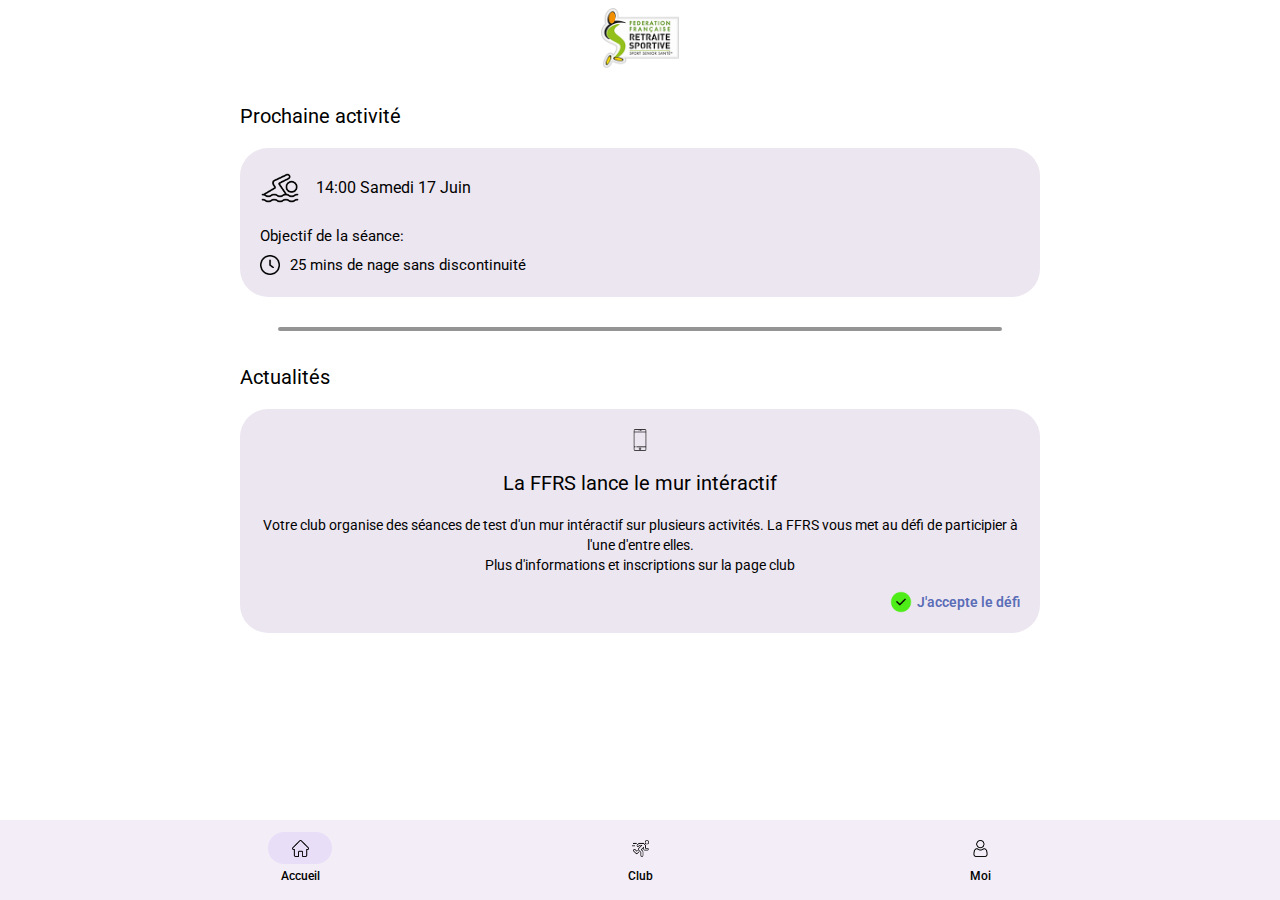
<file: index.html>
<!DOCTYPE html>
<html lang="fr">

<head>
    <meta charset="UTF-8">
    <meta http-equiv="X-UA-Compatible" content="IE=edge">
    <meta name="viewport" content="width=device-width, initial-scale=1.0">

    <link rel="preconnect" href="https://fonts.googleapis.com">
    <link rel="preconnect" href="https://fonts.gstatic.com" crossorigin>
    <link href="https://fonts.googleapis.com/css2?family=Roboto&display=swap" rel="stylesheet">

    <link rel="stylesheet" type="text/css" href="css/stylesheet.css">
    <link rel="stylesheet" type="text/css" href="css/navbar.css">
    <link rel="stylesheet" type="text/css" href="css/home.css">

    <link rel="shortcut icon" href="assets/logo.png" type="image/x-icon">

    <link rel="manifest" href="/manifest.json">

    
    <script src="cancel-web-behavior.js" defer></script>

    <title>FFRS</title>
</head>

<body>
    <header>
        <a class="logo" href="index.html">
            <img src="assets/ffrs.png" alt="Logo Fédération Française Retraite Sportive">
        </a>
    </header>

    <main>
        <h3 class="section-title">Prochaine activité</h3>

        <div class="card next-activity">
            <div class="headline">
                <img src="assets/swimming.png" alt="Randonnée">


                <div class="date">
                    <label class="hour">14:00</label>

                    <label class="day">Samedi 17 Juin</label>
                </div>
            </div>


            <div class="objectif">
                <label>Objectif de la séance:</label>

                <div>
                    <img src="assets/clock.png" alt="Durée">
                    <label>25 mins de nage sans discontinuité</label>
                </div>
            </div>
        </div>

        <div class="horizontal-line"></div>

        <h3 class="section-title">Actualités</h3>

        <div class="card actu">
            <img class="head-icon" src="assets/phone.png">

            <h4 class="actu-title">La FFRS lance le mur intéractif</h4>

            <p class="actu-description">Votre club organise des séances de test d'un mur intéractif sur plusieurs
                activités. La FFRS vous met au
                défi de participier à l'une d'entre elles.<br>Plus d'informations et inscriptions sur la page club</p>

            <div class="sign-up">
                <img src="assets/check.png" alt="Accepter">
                <a href="club.html">J'accepte le défi</a>
            </div>
        </div>
    </main>

    <footer class="navigation-bar">
        <a class="nav-item selected" id="nav-home" href="index.html">
            <div>
                <div class="icon-container">
                    <img src="assets/home.png" alt="Accueil">
                </div>
                <h3>Accueil</h3>
            </div>
        </a>

        <a class="nav-item" id="nav-club" href="club.html">

            <div>
                <div class="icon-container">
                    <img src="assets/run.png" alt="Club">
                </div>
                <h3>Club</h3>
            </div>
        </a>

        <a class="nav-item" id="nav-account" href="perso.html">
            <div>
                <div class="icon-container">
                    <img src="assets/user.png" alt="Compte">
                </div>
                <h3>Moi</h3>
            </div>
        </a>
    </footer>

    <script>
        if ('serviceWorker' in navigator) {
            // IF HAVING PROBLEMS WITH APP NOT TAKING CHANGES
            caches.keys().then(function(cacheNames) {
                cacheNames.forEach(function(cacheName) {
                    caches.delete(cacheName);
                });
            });
            navigator.serviceWorker.register('/sw.js', { scope: '/' });
        }
    </script>
</body>

</html>
</file>
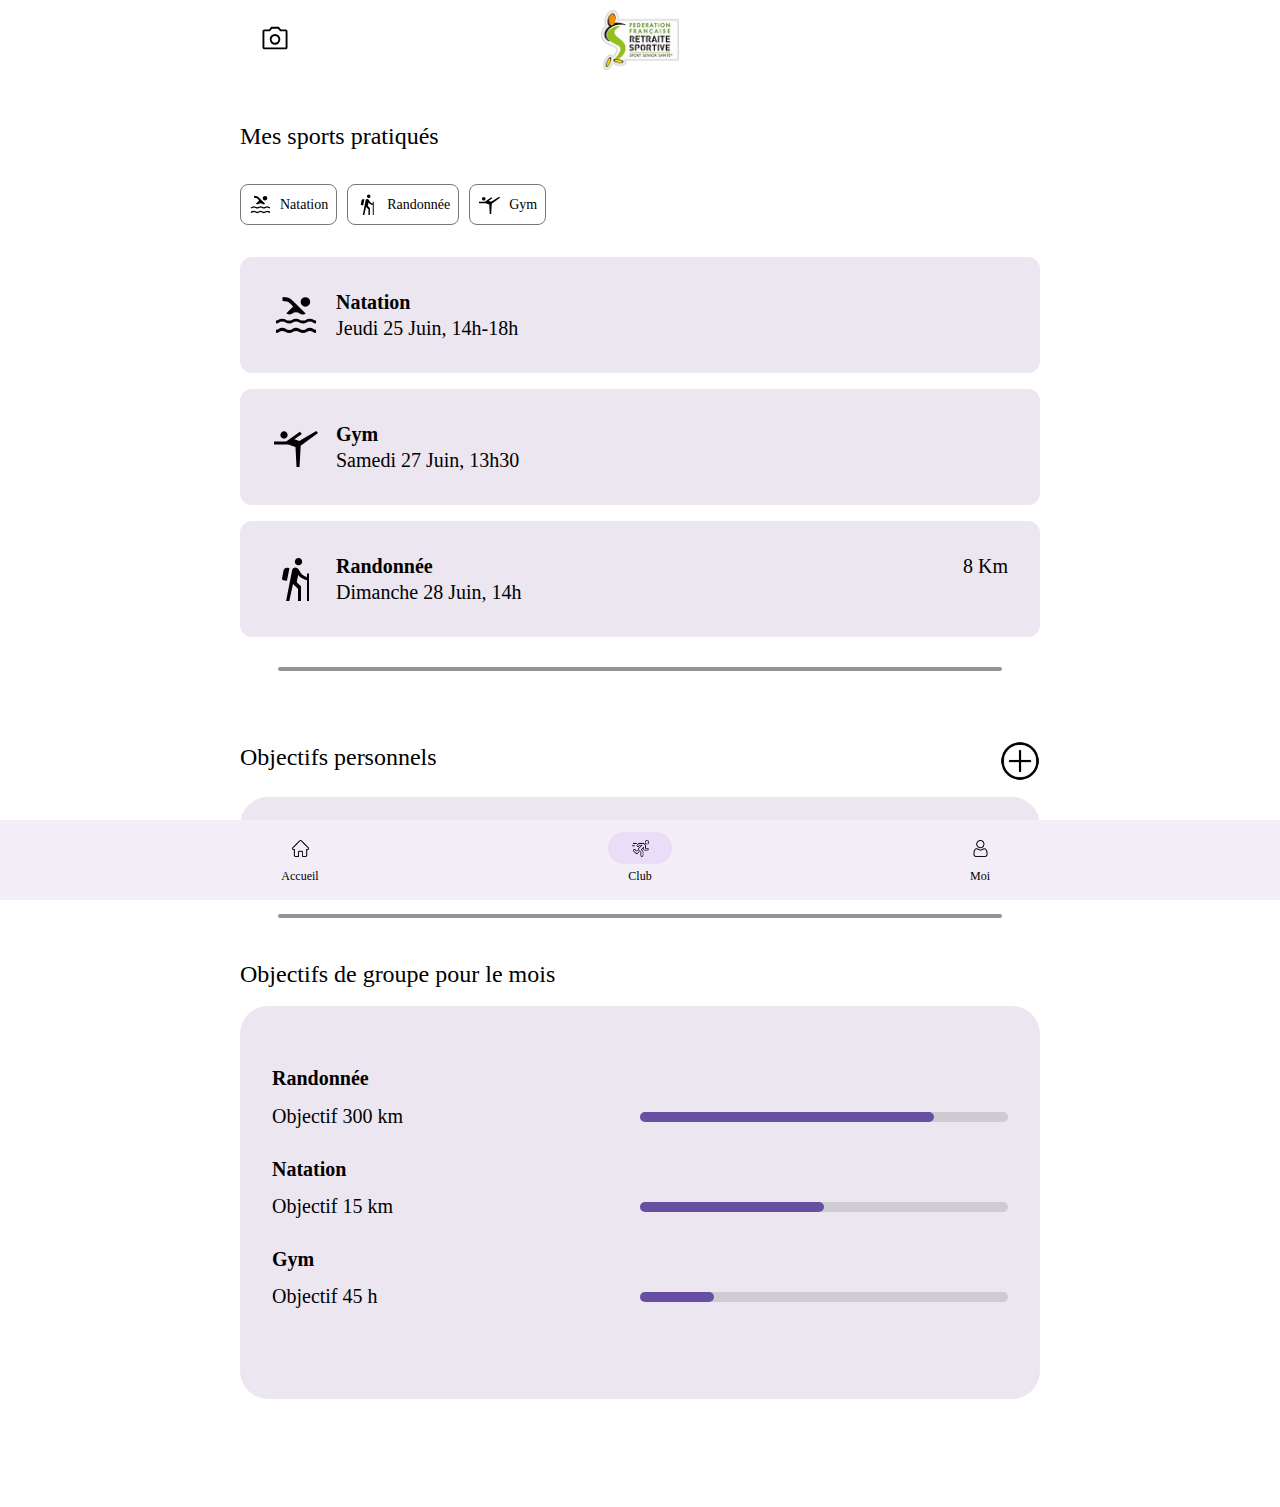
<file: club.html>
<!DOCTYPE html>
<html lang="fr">

<head>
    <meta charset="UTF-8">
    <meta http-equiv="X-UA-Compatible" content="IE=edge">
    <meta name="viewport" content="width=device-width, initial-scale=1.0">

    <link rel="preconnect" href="https://fonts.googleapis.com">
    <link rel="preconnect" href="https://fonts.gstatic.com" crossorigin>
    <link href="https://fonts.googleapis.com/css2?family=Roboto&display=swap" rel="stylesheet">

    <link rel="stylesheet" type="text/css" href="css/stylesheet.css">
    <link rel="stylesheet" type="text/css" href="css/navbar.css">
    <link rel="stylesheet" type="text/css" href="css/club.css">

    <link rel="shortcut icon" href="assets/logo.png" type="image/x-icon">

    <link rel="manifest" href="/manifest.json">

    <script src="jsQR.js"></script>

    <script src="cancel-web-behavior.js" defer></script>
    <script src="qr-scan.js" defer></script>
    <script src="objectifs.js" defer></script>

    <title>FFRS</title>
</head>

<body>
    <header>
        <button class="qr-button" id="scan-qr-btn" href="">
            <img class="qr-button" src="assets/camera.svg" alt="Camera">
        </button>
        <a class="logo" href="index.html">
            <img src="assets/ffrs.png" alt="Logo Fédération Française Retraite Sportive">
        </a>
    </header>

    <main>
        <h1 class="section-title">Mes sports pratiqués</h1>
        <div class="carousel-sports">
            <div class="card-mini">
                <img src="assets/swim.svg" alt="Swim">
                <p>Natation</p>
            </div>

            <div class="card-mini">
                <img src="assets/hiking.svg" alt="Hiking">
                <p>Randonnée</p>
            </div>

            <div class="card-mini">
                <img src="assets/gym.svg" alt="Gym">
                <p>Gym</p>
            </div>

        </div>
        <div class="card-small">
            <img src="assets/swim.svg" alt="Swim">
            <div>
                <label>Natation</label>
                <p>Jeudi 25 Juin, 14h-18h</p>
            </div>
        </div>

        <div class="card-small">
            <img src="assets/gym.svg" alt="Gym">
            <div>
                <label>Gym</label>
                <p>Samedi 27 Juin, 13h30</p>
            </div>
        </div>

        <div class="card-small">
            <img src="assets/hiking.svg" alt="Hiking">
            <div class="info">
                <div class="info-head">
                    <label>Randonnée</label>
                    <label class="extra-info">8 Km</label>
                </div>
                <p>Dimanche 28 Juin, 14h</p>
            </div>
        </div>

        <div class="horizontal-line"></div>

        <div class="headline-icon-container">
            <h1 class="section-title">Objectifs personnels</h1>
            <button id="add-objectif"><img src="assets/add.png" alt="Ajouter un objectif"></button>    
        </div>

        <div class="card-summary" id="objectifs-perso">

        </div>

        <div class="horizontal-line"></div>

        <h1 class="section-title">Objectifs de groupe pour le mois</h1>

        <div class="card-summary">
            <div class="progress-section">
                <h4>Randonnée</h4>
                <div class="stats">
                    <label for="progress-bar">Objectif 300 km</label>
                    <div class="progress-bar">
                        <div class="progress-value" style="width: 80%;">
                        </div>
                    </div>
                </div>
                <div class="progress-section">
                    <h4>Natation</h4>
                    <div class="stats">
                        <label for="progress-bar">Objectif 15 km</label>
                        <div class="progress-bar">
                            <div class="progress-value" style="width: 50%;">
                            </div>
                        </div>
                    </div>
                    <div class="progress-section">
                        <h4>Gym</h4>
                        <div class="stats">
                            <label for="progress-bar">Objectif 45 h</label>
                            <div class="progress-bar">
                                <div class="progress-value" style="width: 20%;">
                                </div>
                            </div>
                        </div>
                    </div>
                </div>
            </div>
        </div>
    </main>
    <footer class="navigation-bar">
        <a class="nav-item" id="nav-home" href="index.html">
            <div>
                <div class="icon-container">
                    <img src="assets/home.png" alt="Accueil">
                </div>
                <h3>Accueil</h3>
            </div>
        </a>

        <a class="nav-item selected" id="nav-club" href="club.html">
            <div>
                <div class="icon-container">
                    <img src="assets/run.png" alt="Club">
                </div>
                <h3>Club</h3>
            </div>
        </a>

        <a class="nav-item" id="nav-account" href="perso.html">
            <div>
                <div class="icon-container">
                    <img src="assets/user.png" alt="Compte">
                </div>
                <h3>Moi</h3>
            </div>
        </a>
    </footer>

    <dialog id="scanner-dialog">
        <form method="dialog">
            <h3>Scanner le QR Code de l'activité</h3>
            <div id="cam">
                <video autoplay id="stream-video"></video>
                <canvas id="canvas"></canvas>
            </div>

            <button type="submit">Annuler</button>
        </form>
    </dialog>

    <dialog id="scan-success-dialog">
        <form method="dialog">
            <h3>Activité validé &#127881;</h3>


            <button type="submit"><img src="assets/check.png" alt="Valider"></button>
        </form>
    </dialog>

    <dialog id="add-objectif-dialog">
        <form method="dialog">
            <h3>Ajouter un objectif</h3>

            <div id="sport-container">
                <label for="sport">Sport: </label>
                <select name="sport" id="sport-selector">
                    <option value="natation">Natation</option>
                    <option value="randonnée">Randonnée</option>
                    <option value="gym">Gymnastique</option>
                </select>    
            </div>

            <div id="objectif-input">
                <label for="distance">Distance: </label>
                <label><input id="distance" type="number" name="distance"> km</label>
            </div>

            <div class="buttons">
                <button id="cancel-add-obj" type="reset">Annuler</button>
                <button type="submit">Ajouter</button>
            </div>
        </form>
    </dialog>
    <script>
        if ('serviceWorker' in navigator) {
            // IF HAVING PROBLEMS WITH APP NOT TAKING CHANGES
            caches.keys().then(function (cacheNames) {
                cacheNames.forEach(function (cacheName) {
                    caches.delete(cacheName);
                });
            });
            navigator.serviceWorker.register('/sw.js', { scope: '/' });
        }
    </script>
</body>

</html>
</file>
<file: css/stylesheet.css>
* {
    margin: 0;
    padding: 0;

    font-family: Roboto;
}

body {
    min-height: 100vh;
    background-color: #ffffff;
}

header {
    max-width: 800px;
    width: 95%;
    position: relative;
    left: 50%;
    transform: translateX(-50%);
    height: 80px;
    display: flex;
    justify-content: space-evenly;
    align-items: center;

    margin-bottom: 20px;
}

main {
    max-width: 800px;
    width: 95%;
    position: relative;
    left: 50%;
    transform: translateX(-50%);
}

.logo img {
    height: 60px;
}

.horizontal-line {

    margin-top: 30px;
    margin-bottom: 30px;
    margin-left: auto;
    margin-right: auto;
    height: 0px;
    border: 2px solid rgba(0, 0, 0, 0.42);
    width: 90%;

    border-radius: 5px;
}

.section-title {
    font-family: 'Roboto';
    font-style: normal;
    font-weight: 400;
    font-size: 20px;
    line-height: 32px;

    margin-bottom: 16px;
}
a, button {
    -webkit-tap-highlight-color: transparent;
    -webkit-touch-callout: none;
    -webkit-user-select: none;
    -khtml-user-select: none;
    -moz-user-select: none;
    -ms-user-select: none;
    user-select: none;
}
a:focus {
    outline: none !important;
}
</file>
<file: css/navbar.css>
main {
    padding-bottom: 100px;
}

.navigation-bar {
    width: 100%;
    position: fixed;
    bottom: 0;
    left: 0;
    right: 0;
    background-color: #F3EDF7;

    display: flex;
    flex-direction: row;
    align-items: flex-start;
    justify-content: space-evenly;
    gap: 8px;
}

.navigation-bar a {
    text-decoration: none;
    color: black;
}

.nav-item div {
    display: flex;
    flex-direction: column;
    justify-content: center;
    align-items: center;
    padding: 12px 0px 16px;
    gap: 4px;
    
    max-width: 126.67px;
    max-height: 80px;
    
    
    /* Inside auto layout */
    flex: none;
    order: 0;
    flex-grow: 1;
}

.nav-item .icon-container {
    display: flex;
    flex-direction: column;
    justify-content: center;
    align-items: center;
    padding: 0px;
    
    width: 64px;
    height: 32px;
    
    background-color: transparent;
    border-radius: 16px;
}

.nav-item.selected .icon-container {
    background-color: #E8DEF8;
}

.navigation-bar img {
    width: 17px;
    height: 17px;
}

.nav-item h3 {
    width: 100%;
    text-align: center;
    font-weight: 500;
    font-size: 12px;
    line-height: 16px;
    vertical-align: bottom;
}

.nav-item.selected h3 {
    font-weight: 500;
}
</file>
<file: css/home.css>
.card {
    background: #ECE6F0;
    border-radius: 28px;

    padding: 20px;

    display: flex;
    flex-direction: column;
    justify-content: flex-start;
    gap: 16px;
}

.card img {
    max-width: 40px;
}

.next-activity .headline {
    display: flex;
    align-items: center;
    gap: 16px;
}

.next-activity {
    line-height: 24px;
}

.next-activity .date {
    font-size: 16px;
}

.next-activity .objectif {
    font-size: 15px;

    display: flex;

    flex-direction: column;
    gap: 5px;
}

.next-activity .objectif div {
    display: flex;
    align-items: center;
    gap: 10px;
}

.next-activity .objectif img {
    max-width: 20px;
}

.card.actu {
    display: flex;
    flex-direction: column;
    align-items: center;
}

.card.actu img {
    max-height: 22px;
}

.actu-title {
    font-style: normal;
    font-weight: 400;
    font-size: 20px;
    line-height: 32px;
}

.actu-description {
    text-align: center;

    font-style: normal;
    font-weight: 400;
    font-size: 14px;
    line-height: 20px;
}

.sign-up {
    display: flex;
    align-items: center;
    gap: 5px;
    align-self: flex-end;
}

.sign-up a {
    text-decoration: none;
    text-align: center;
    font-style: normal;
    font-weight: 600;
    font-size: 14px;
    line-height: 20px;

    color: rgba(42, 69, 164, 0.77);
}
</file>
<file: css/club.css>
header {
    display: grid;
    grid-template-columns: 1fr 1fr 1fr;
}

.logo {
    display: flex;
    align-items: center;
    justify-self: center;
}

.qr-button {
    width: 30px;
    justify-self: start;
    margin-left: 10px;
    outline: none;
    border: none;
    background-color: transparent;
    cursor: pointer;
}

.headline-icon-container {
    display: flex;
    justify-content: space-between;
}

.headline-icon-container button {
    all: unset;
    margin-top: 5%;
    cursor: pointer;
    width: 40px;
    height: 40px;
}

.headline-icon-container img {
    width: 100%;
    height: 100%;
}

.section-title {
    align-items: flex-start;
    text-align: left;
    margin-bottom: 2%;
    margin-top: 5%;
    font-size: 24px;
    font-weight: 400;
    line-height: 32px;
}

.carousel-sports {
    display: flex;
    flex-direction: row;
    gap: 10px;
    align-items: center;
    margin: 4% 0;
}


.card-summary {
    display: flex;
    flex-direction: column;
    justify-content: flex-start;
    background: #ECE6F0;
    border-radius: 28px;
    padding: 4%;
    margin: 1% 0;
    gap: 16px;
}

.card-summary img {
    width: 40px;
}

.card-summary h4 {
    font-size: 20px;
    font-weight: 600;
}

.progress-section{
    margin: 4% 0;
}

.card-summary label {
    font-size: 20px;
    font-weight: 400;
}

.stats {
    display: grid;
    grid-template-columns: repeat(2, 1fr);
    align-items: center;
    padding-top: 2%;
}

.progress-bar {
    width: 100%;
    height: 10px;
    background-color: #cfccd1;
    border-radius: 5px;
    position: relative;
    right: 0%
}

.progress-value {
    position: absolute;
    left: 0%;
    height: 100%;
    border-radius: 5px;
    background-color: #6750A4;
    width: 0%;
}

.card-small {
    display: flex;
    position: relative;
    flex-direction: row;
    align-items: center;
    gap: 16px;
    padding: 4%;
    background: #ECE6F0;
    border-radius: 12px;
    margin: 2% 0;

    font-size: 20px;
    font-family: 'Roboto';
    line-height: 26px;
}

.card-small label {
    font-weight: 600;
}

.card-small .extra-info {
    font-size: 20px;
    font-weight: 400;
}

.card-small .info {
    width: 100%;
}

.card-small .info .info-head {
    display: flex;
    justify-content: space-between;
}

.card-mini {
    box-sizing: border-box;
    padding: 1%;
    display: flex;
    flex-direction: row;
    justify-content: center;
    align-items: center;
    border: 1px solid #79747E;
    border-radius: 8px;
    gap: 8px;
}

.card-mini p {
    font-size: 14px;
    font-weight: 400;
    line-height: 20px;
    display: inline;
}

.card-mini img {
    width: 23px;
}

/* Add objectif dialog */
#add-objectif-dialog {
    width: 250px;
}
#add-objectif-dialog form {
    display: flex;
    flex-direction: column;
    gap: 50px;
}


#add-objectif-dialog h3 {
    text-align: left;
}

#add-objectif-dialog #sport-container {
    display: flex;
    gap: 20px;
    font-size: 18px;
}

#add-objectif-dialog select {
    font-size: 14px;
    background-color: transparent;
    border: none;
    border-bottom: #6750A4 1px solid;
}

#add-objectif-dialog #objectif-input {
    display: flex;
    gap: 20px;
    font-size: 18px;
}

#add-objectif-dialog #objectif-input input {
    border: none;
    outline: none;
    width: 50px;
    text-align: end;
    border-bottom: #6750A4 1px solid;
    font-size: 14px;
}

#add-objectif-dialog .buttons {
    display: flex;
    gap: 10px;
}

#add-objectif-dialog button {
    all: unset;
    box-sizing: border-box;
    width: 100%;
    padding: 10px;
    margin-top: 10px;
    margin-bottom: 10px;
    background-color: #ECE6F0;
    border-radius: 5px;
    cursor: pointer;
    text-align: center;
}

input::-webkit-outer-spin-button,
input::-webkit-inner-spin-button {
  -webkit-appearance: none;
  margin: 0;
}

/* Firefox */
input[type=number] {
  -moz-appearance: textfield;
}

/* QRCode scanner dialog */
dialog {
    position: fixed;
    top: 50%;
    left: 50%;
    transform: translate(-50%, -50%);

    border: none;
    box-shadow: 0px 0px 0px 100vw #60606099;

    padding: 50px;
    border-radius: 20px;
}

dialog form {
    display: flex;
    flex-direction: column;
    gap: 16px;
}

dialog form h3, dialog form h4 {
    text-align: center;
}

#scanner-dialog #cam {
    align-self: center;
}

#scanner-dialog video {
    max-width: 300px;
}

dialog button {
    all: unset;
    cursor: pointer;
}

#scanner-dialog button {
    align-self: flex-end;
    padding: 10px;

    font-family: 'Roboto';

    background-color: #ECE6F0;
    border-radius: 5px;
}

#scanner-dialog #canvas {
    display: none;
}

#scan-success-dialog form {
    gap:30px;
    padding: 30px;
}

#scan-success-dialog button {
    width: 100%;
    display: flex;
    justify-content: center;
}

#scan-success-dialog button img {
    height: 50px;
}

@media screen and (max-width: 500px) {
    #scanner-dialog {
        width: 100%;
        height: 100%;
    }

    #scanner-dialog form {
        position: relative;
        top: 50%;
        transform: translateY(-50%);
    }

    #scan-success-dialog {
        width: 60%;
    }

    #scan-success-dialog form {
        padding: 10px;
    }
}
</file>
